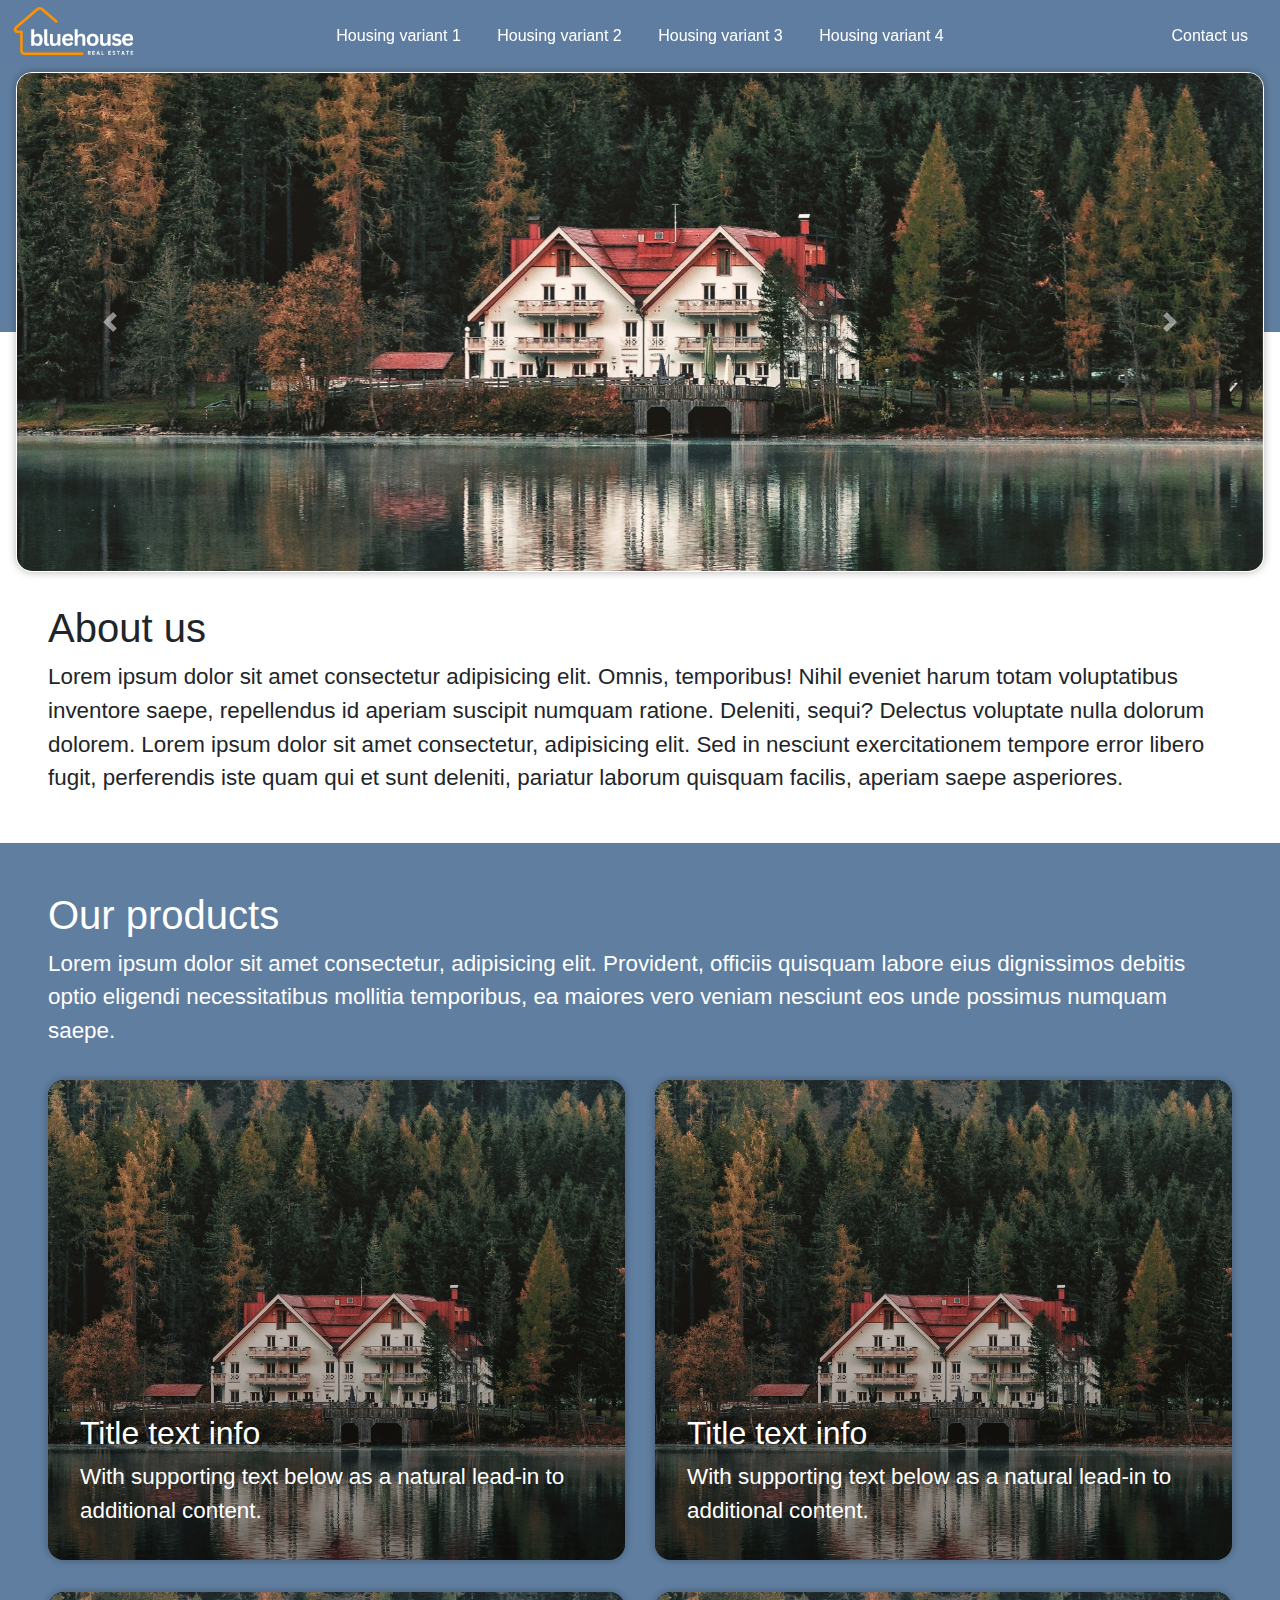
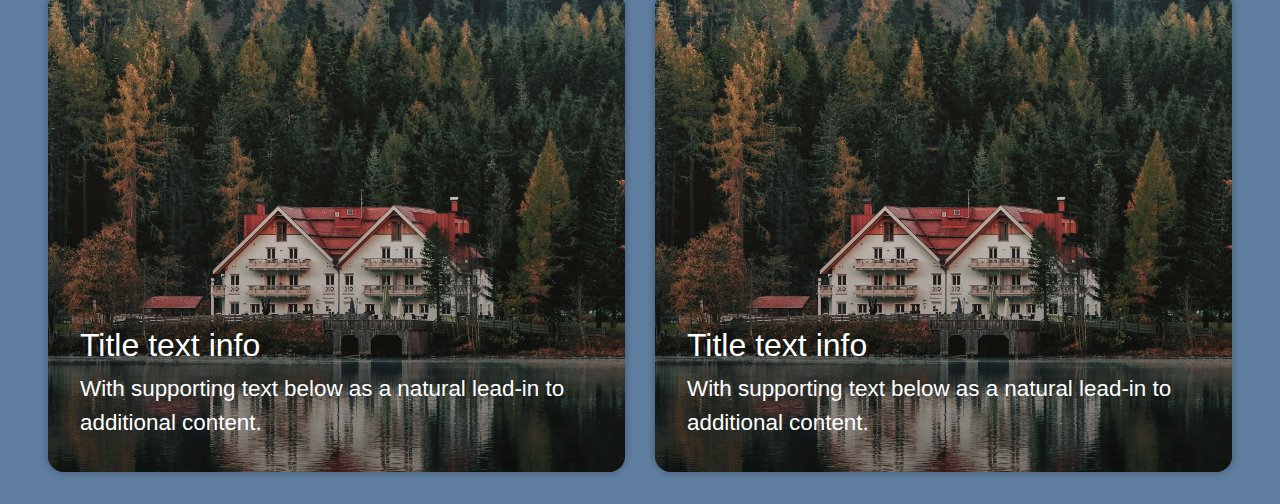
<file: index.html>
<!DOCTYPE html>
<html lang="en">

<head>
    <meta charset="UTF-8">
    <meta name="viewport" content="width=device-width, initial-scale=1.0">
    <link rel="stylesheet" href="https://cdn.jsdelivr.net/npm/bootstrap@4.4.1/dist/css/bootstrap.min.css"
        integrity="sha384-Vkoo8x4CGsO3+Hhxv8T/Q5PaXtkKtu6ug5TOeNV6gBiFeWPGFN9MuhOf23Q9Ifjh" crossorigin="anonymous">
    <link rel="stylesheet" href="style.css">
    <title>Bluehouse real estate</title>
</head>

<body>

    <nav>
        <div>
            <img src="media/company-logo.png" class="navLogoImg">
        </div>
        <div class="navContainerForLinks">
            <a href="" class="navLinks">Housing variant 1</a>
            <a href="" class="navLinks">Housing variant 2</a>
            <a href="" class="navLinks">Housing variant 3</a>
            <a href="" class="navLinks">Housing variant 4</a>
        </div>
        <a href="" class="navContact">Contact us</a>
    </nav>

    <div style="margin-top: 4.5rem;"></div>

    <div class="pagecontainer">
        <div id="carouselExampleControls" class="carousel slide banner-horizontal" data-ride="carousel"
            data-interval="3000">
            <div class="carousel-inner height-md-50">
                <div class="carousel-item active">
                    <img class="d-block w-100 slide1" src="media/banner-horizontal-1.jpg">
                </div>
                <div class="carousel-item">
                    <img class="d-block w-100 slide2" src="media/banner-horizontal-1.jpg">
                </div>
            </div>
            <a class="carousel-control-prev" href="#carouselExampleControls" role="button" data-slide="prev">
                <span class="carousel-control-prev-icon" aria-hidden="true"></span>
                <span class="sr-only">Previous</span>
            </a>
            <a class="carousel-control-next" href="#carouselExampleControls" role="button" data-slide="next">
                <span class="carousel-control-next-icon" aria-hidden="true"></span>
                <span class="sr-only">Next</span>
            </a>
        </div>
    </div>

    <div class="accent">
        <div class="pagecontainer">
            <div class="panel">
                <h1>About us</h1>
                <p>Lorem ipsum dolor sit amet consectetur adipisicing elit. Omnis, temporibus! Nihil eveniet harum totam
                    voluptatibus inventore saepe, repellendus id aperiam suscipit numquam ratione. Deleniti, sequi?
                    Delectus
                    voluptate nulla dolorum dolorem. Lorem ipsum dolor sit amet consectetur, adipisicing elit. Sed in
                    nesciunt
                    exercitationem tempore error libero fugit, perferendis iste quam qui et sunt deleniti, pariatur
                    laborum
                    quisquam
                    facilis, aperiam saepe asperiores.</p>
            </div>
        </div>
    </div>

    <div class="pagecontainer">

        <div class="panel">
            <div class="textLight">
                <h1>Our products</h1>
                <p>Lorem ipsum dolor sit amet consectetur, adipisicing elit. Provident, officiis quisquam labore eius
                    dignissimos debitis optio eligendi necessitatibus mollitia temporibus, ea maiores vero veniam
                    nesciunt
                    eos unde possimus numquam saepe.</p>
            </div>

            <div class="row">

                <div class="col-md-6">
                    <div class="cardObj">
                        <img src="media/banner-vertical-1.jpg" class="cardImage">
                        <div class="cardBody textLight">
                            <h2>Title text info</h2>
                            <p>With supporting text below as a natural lead-in to additional content.</p>
                        </div>
                    </div>
                </div>
                <div class="col-md-6">
                    <div class="cardObj">
                        <img src="media/banner-vertical-1.jpg" class="cardImage">
                        <div class="cardBody textLight">
                            <h2>Title text info</h2>
                            <p>With supporting text below as a natural lead-in to additional content.</p>
                        </div>
                    </div>
                </div>
                <div class="col-md-6">
                    <div class="cardObj">
                        <img src="media/banner-vertical-1.jpg" class="cardImage">
                        <div class="cardBody textLight">
                            <h2>Title text info</h2>
                            <p>With supporting text below as a natural lead-in to additional content.</p>
                        </div>
                    </div>
                </div>
                <div class="col-md-6">
                    <div class="cardObj">
                        <img src="media/banner-vertical-1.jpg" class="cardImage">
                        <div class="cardBody textLight">
                            <h2>Title text info</h2>
                            <p>With supporting text below as a natural lead-in to additional content.</p>
                        </div>
                    </div>
                </div>

            </div>

        </div>

    </div>

    <script src="https://code.jquery.com/jquery-3.4.1.slim.min.js"
        integrity="sha384-J6qa4849blE2+poT4WnyKhv5vZF5SrPo0iEjwBvKU7imGFAV0wwj1yYfoRSJoZ+n"
        crossorigin="anonymous"></script>
    <script src="https://cdn.jsdelivr.net/npm/popper.js@1.16.0/dist/umd/popper.min.js"
        integrity="sha384-Q6E9RHvbIyZFJoft+2mJbHaEWldlvI9IOYy5n3zV9zzTtmI3UksdQRVvoxMfooAo"
        crossorigin="anonymous"></script>
    <script src="https://cdn.jsdelivr.net/npm/bootstrap@4.4.1/dist/js/bootstrap.min.js"
        integrity="sha384-wfSDF2E50Y2D1uUdj0O3uMBJnjuUD4Ih7YwaYd1iqfktj0Uod8GCExl3Og8ifwB6"
        crossorigin="anonymous"></script>
    <script src="script.js"></script>

</body>

</html>
</file>
<file: style.css>
:root {
    --shadowStandard: 0 0 .5rem rgba(0, 0, 0, 0.3);
    --borderRadiusStandard: 1rem;
    --accentColor1: rgb(96, 126, 160);
}

body {
    background-color: var(--accentColor1);
}

nav {
    width: 100%;
    height: 4rem;
    background-color: rgba(96, 126, 160, 0.7);
    backdrop-filter: blur(20px);
    position: fixed;
    top: 0;
    z-index: 99;
    display: flex;
    transition-duration: 200ms;
}

.navLogoImg {
    height: 4rem;
    position: absolute;
    cursor: pointer;
}

.navContainerForLinks {
    margin: auto;
    padding: 1.5rem;
    padding-bottom: 1rem;
}

.navLinks {
    padding: 1rem;
    color: white;
    font-weight: 500;
}

.navContact {
    position: absolute;
    margin-top: 0.5rem;
    padding: 1rem 2rem 0 2rem;
    color: white;
    font-weight: 500;
    right: 0;
}

.pagecontainer {
    margin: auto;
    margin-top: 1rem;
    width: calc(100% - 2rem);
    max-width: 80rem;
}

.carousel-inner {
    border-radius: var(--borderRadiusStandard);
    box-shadow: var(--shadowStandard);
    border: 0.1rem solid white;
}

.cardObj {
    border-radius: var(--borderRadiusStandard);
    box-shadow: var(--shadowStandard);
    overflow: hidden;
    margin-top: 2rem;
    height: 30rem;
    background-color: black;
    cursor: pointer;
    transition-duration: 200ms;
    outline: 0.1rem solid rgba(255, 255, 255, 0);
}

.textLight {
    color: rgb(255, 255, 255);
}

.cardImage {
    width: 100%;
    height: 100%;
    object-fit: cover;
    -webkit-mask-image: -webkit-gradient(linear, left top, left bottom, from(rgba(0, 0, 0, 1)), to(rgba(0, 0, 0, 0.5)));
    transition-duration: 500ms;
}

.cardBody {
    bottom: 0;
    position: absolute;
    padding: 2rem;
}

.cardObj:hover .cardImage {
    transform: scale(1.2);
}

.cardObj:hover {
    outline: 0.1rem solid rgb(255, 255, 255);
}

.accent {
    margin-top: -15rem;
    padding-top: 16rem;
    padding-bottom: 1rem;
    margin-bottom: 3rem;
    width: 100%;
    z-index: -1;
    background-color: white;
}

.panel {
    padding: 2rem;
    padding-top: 0;
    margin-top: 1rem;
}

p {
    font-size: 1.4rem;
    margin: 0;
}

@media only screen and (max-aspect-ratio: 4/5) {
    .slide1 {
        content: url(media/banner-vertical-1.jpg);
    }

    .slide2 {
        content: url(media/banner-vertical-1.jpg);
    }

}

@media only screen and (max-width: 1000px) {
    .navContainerForLinks {
        display: none;
    }


}

@media only screen and (max-width: 600px) {
    .panel {
        padding: 0.5rem;
        margin-top: -2rem;
    }
}
</file>
